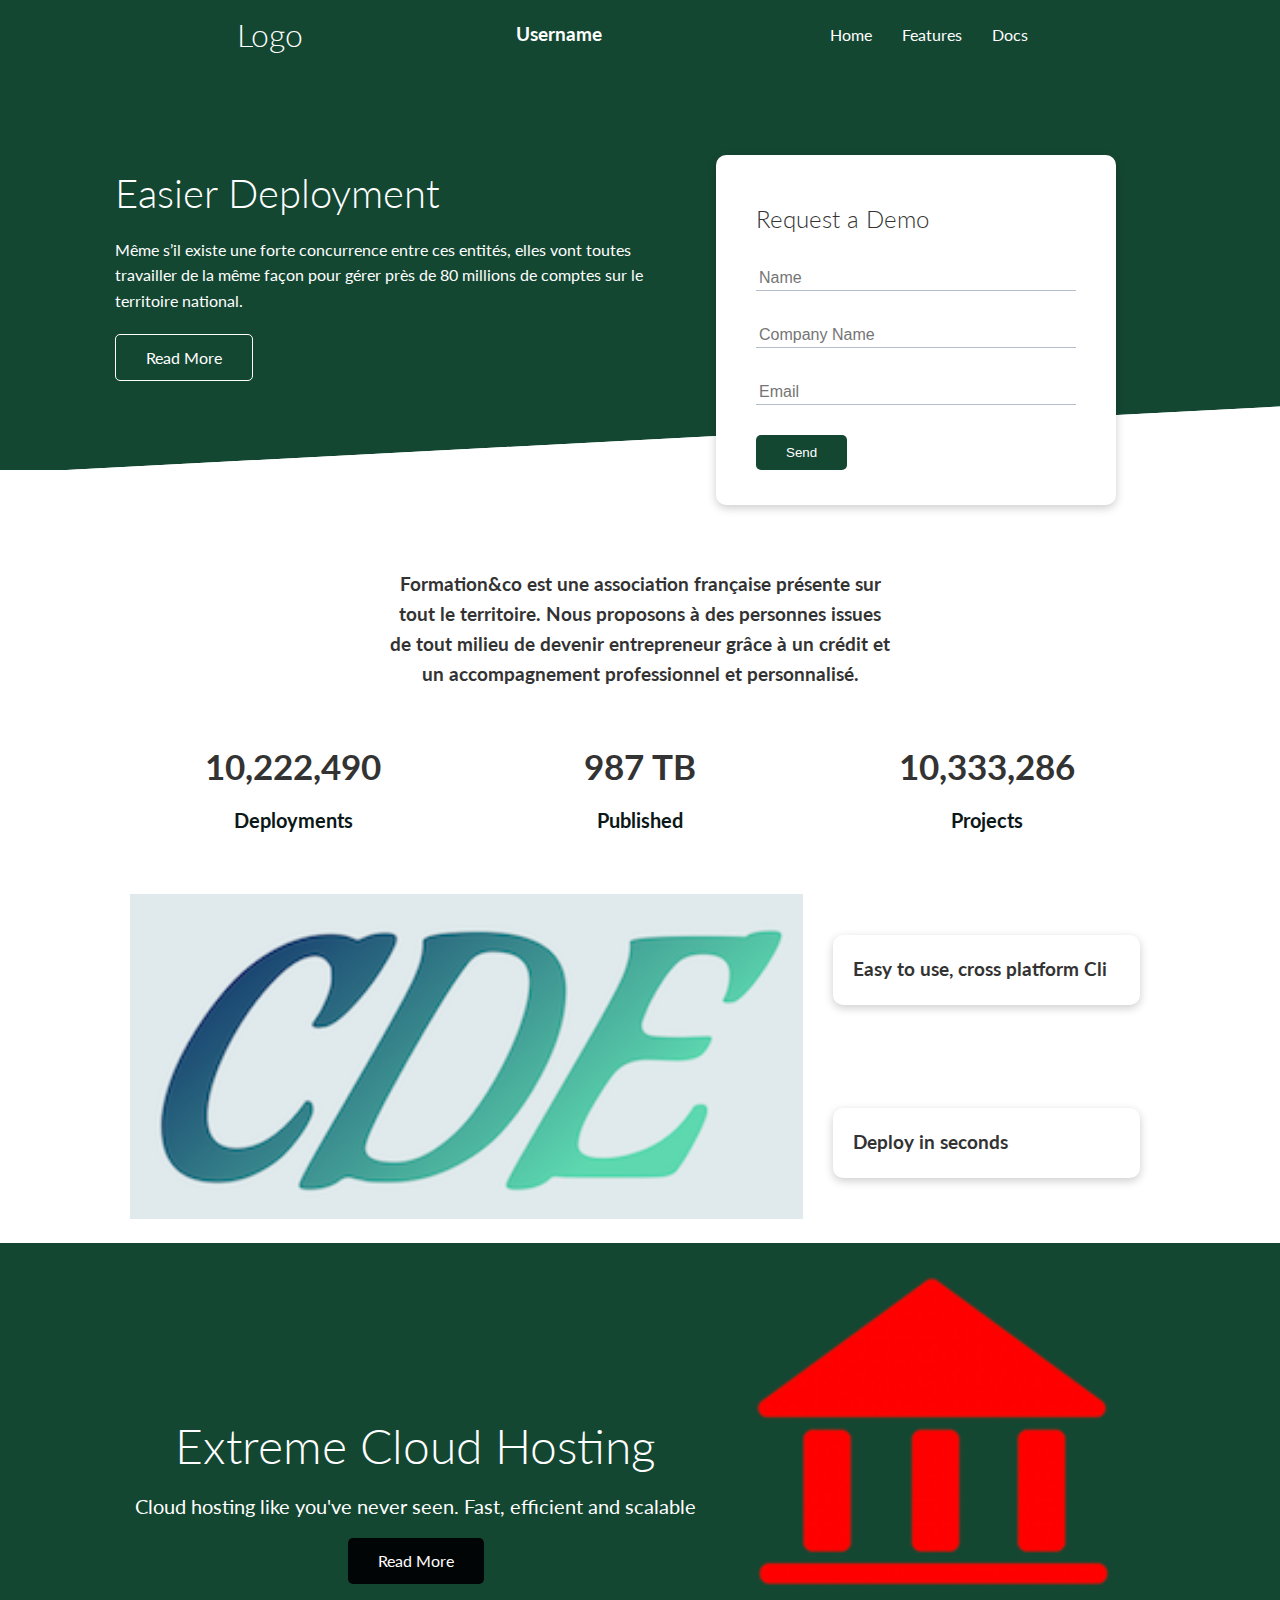
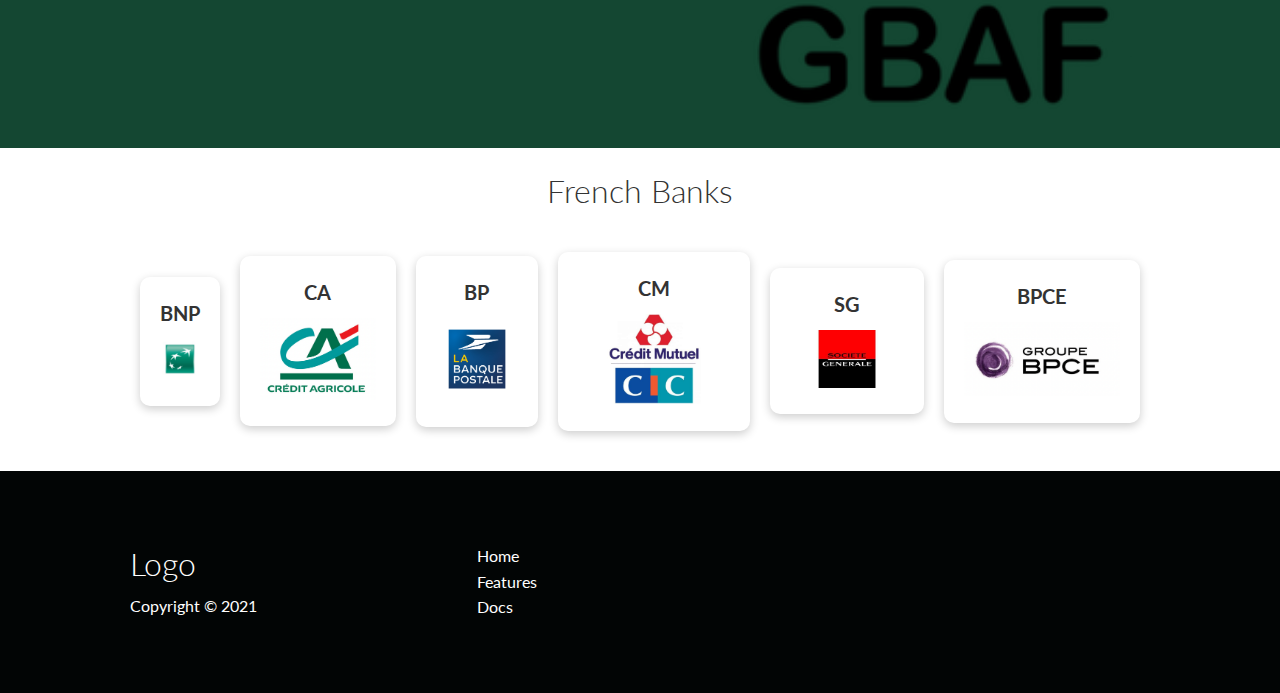
<file: index.html>
<!DOCTYPE html>
<html lang="en">

<head>
    <meta charset="UTF-8">
    <meta http-equiv="X-UA-Compatible" content="IE=edge">
    <meta name="viewport" content="width=device-width, initial-scale=1.0">
    <link rel="stylesheet" href="https://cdnjs.cloudflare.com/ajax/libs/font-awesome/5.15.3/css/all.min.css" integrity="sha512-iBBXm8fW90+nuLcSKlbmrPcLa0OT92xO1BIsZ+ywDWZCvqsWgccV3gFoRBv0z+8dLJgyAHIhR35VZc2oM/gI1w==" crossorigin="anonymous" />
    <link rel="stylesheet" href="utilities.css">
    <link rel="stylesheet" href="css/style.css">
    <title>Learn css From Traversy</title>
</head>

<body>
    <!-- Navbar -->
    <div class="navbar">
        <div class="container flex">
            <h1 class="logo">
                Logo
            </h1>
            <h3>Username</h3>
            <nav>
                <ul>
                    <li>
                        <a href="index.html">Home</a>
                    </li>
                    <li>
                        <a href="features.html">Features</a>
                    </li>
                    <li>
                        <a href="docs.html">Docs</a>
                    </li>
                </ul>
            </nav>
        </div>
    </div>
    <!-- Showcase -->
    <section class="showcase">
        <div class="container grid">
            <div class="showcase-text">
                <h1>Easier Deployment</h1>
                <p>
                    Même s’il existe une forte concurrence entre ces entités, elles vont toutes travailler de la même façon pour gérer près de 80 millions de comptes sur le territoire national.
                </p>
                <a href="features.html" class="btn btn-outline">Read More</a>
            </div>
            <div class="showcase-form card">
                <form>
                    <h2>Request a Demo</h2>
                    <div class="form-control">
                        <input type="text" name="name" placeholder="Name" required>
                    </div>
                    <div class="form-control">
                        <input type="text" name="company" placeholder="Company Name" required>
                    </div>
                    <div class="form-control">
                        <input type="email" name="email" placeholder="Email" required>
                    </div>
                    <input type="submit" value="Send" class="btn btn-primary">
                </form>
            </div>
        </div>
    </section>
    <!-- Stats -->
    <section class="stats">
        <div class="container">
            <h3 class="stats-heading text-center my-1">
                Formation&co est une association française présente sur tout le territoire. Nous proposons à des personnes issues de tout milieu de devenir entrepreneur grâce à un crédit et un accompagnement professionnel et personnalisé.
            </h3>
            <div class="grid grid-3 text-center my-4">
                <div>
                    <i class="fas fa-server fa-3x"></i>
                    <h3>10,222,490</h3>
                    <p class="text-secondary">Deployments</p>
                </div>
                <div>
                    <i class="fas fa-upload fa-3x"></i>
                    <h3>987 TB</h3>
                    <p class="text-secondary">Published</p>
                </div>
                <div>
                    <i class="fas fa-project-diagram fa-3x"></i>
                    <h3>10,333,286</h3>
                    <p class="text-secondary">Projects</p>
                </div>
            </div>
        </div>
    </section>
    <!-- Cli -->
    <section class="cli">
        <div class="container grid">
            <img src="images/CDE.png" alt="">
            <div class="card">
                <h3>Easy to use, cross platform Cli</h3>
            </div>
            <div class="card">
                <h3>Deploy in seconds</h3>
            </div>
        </div>
    </section>
    <!-- Cloud -->
    <section class="cloud bg-primary my-2 py-2">
        <div class="container grid">
            <div class="text-center">
                <h2 class="lg">
                    Extreme Cloud Hosting
                </h2>
                <p class="lead my-1">Cloud hosting like you've never seen. Fast, efficient and scalable</p>
                <a href="features.html" class="btn btn-dark">Read More</a>
            </div>
            <img src="images/logo_gbaf.png" alt="">
        </div>
    </section>
    <!-- Banks -->
    <section class="banks">
        <h2 class="md text-center my-2">
            French Banks
        </h2>
        <div class="container flex">
            <div class="card">
                <h4>BNP</h4>
                <img src="images/BNP.jpeg" alt="">
            </div>
            <div class="card">
                <h4>CA</h4>
                <img src="images/ca.png" alt="">
            </div>
            <div class="card">
                <h4>BP</h4>
                <img src="images/bp.png" alt="">
            </div>
            <div class="card">
                <h4>CM</h4>
                <img src="images/cm.jpeg" alt="">
            </div>
            <div class="card">
                <h4>SG</h4>
                <img src="images/sg.jpeg" alt="">
            </div>
            <div class="card">
                <h4>BPCE</h4>
                <img src="images/BPCE.png" alt="">
            </div>
        </div>
    </section>
    <!-- Footer -->
    <footer class="footer bg-dark py-5">
        <div class="container grid grid-3">
            <div>
                <h1>Logo</h1>
                <p>Copyright &copy; 2021</p>
            </div>
            <nav>
                <ul>
                    <li><a href="index.html">Home</a></li>
                    <li><a href="features.html">Features</a></li>
                    <li><a href="docs.html">Docs</a></li>
                </ul>
            </nav>
            <div class="social">
                <a href="#"><i class="fab fa-github fa-2x"></i></a>
                <a href="#"><i class="fab fa-facebook fa-2x"></i></a>
                <a href="#"><i class="fab fa-instagram fa-2x"></i></a>
                <a href="#"><i class="fab fa-twitter fa-2x"></i></a>
            </div>
        </div>
    </footer>
</body>

</html>
</file>
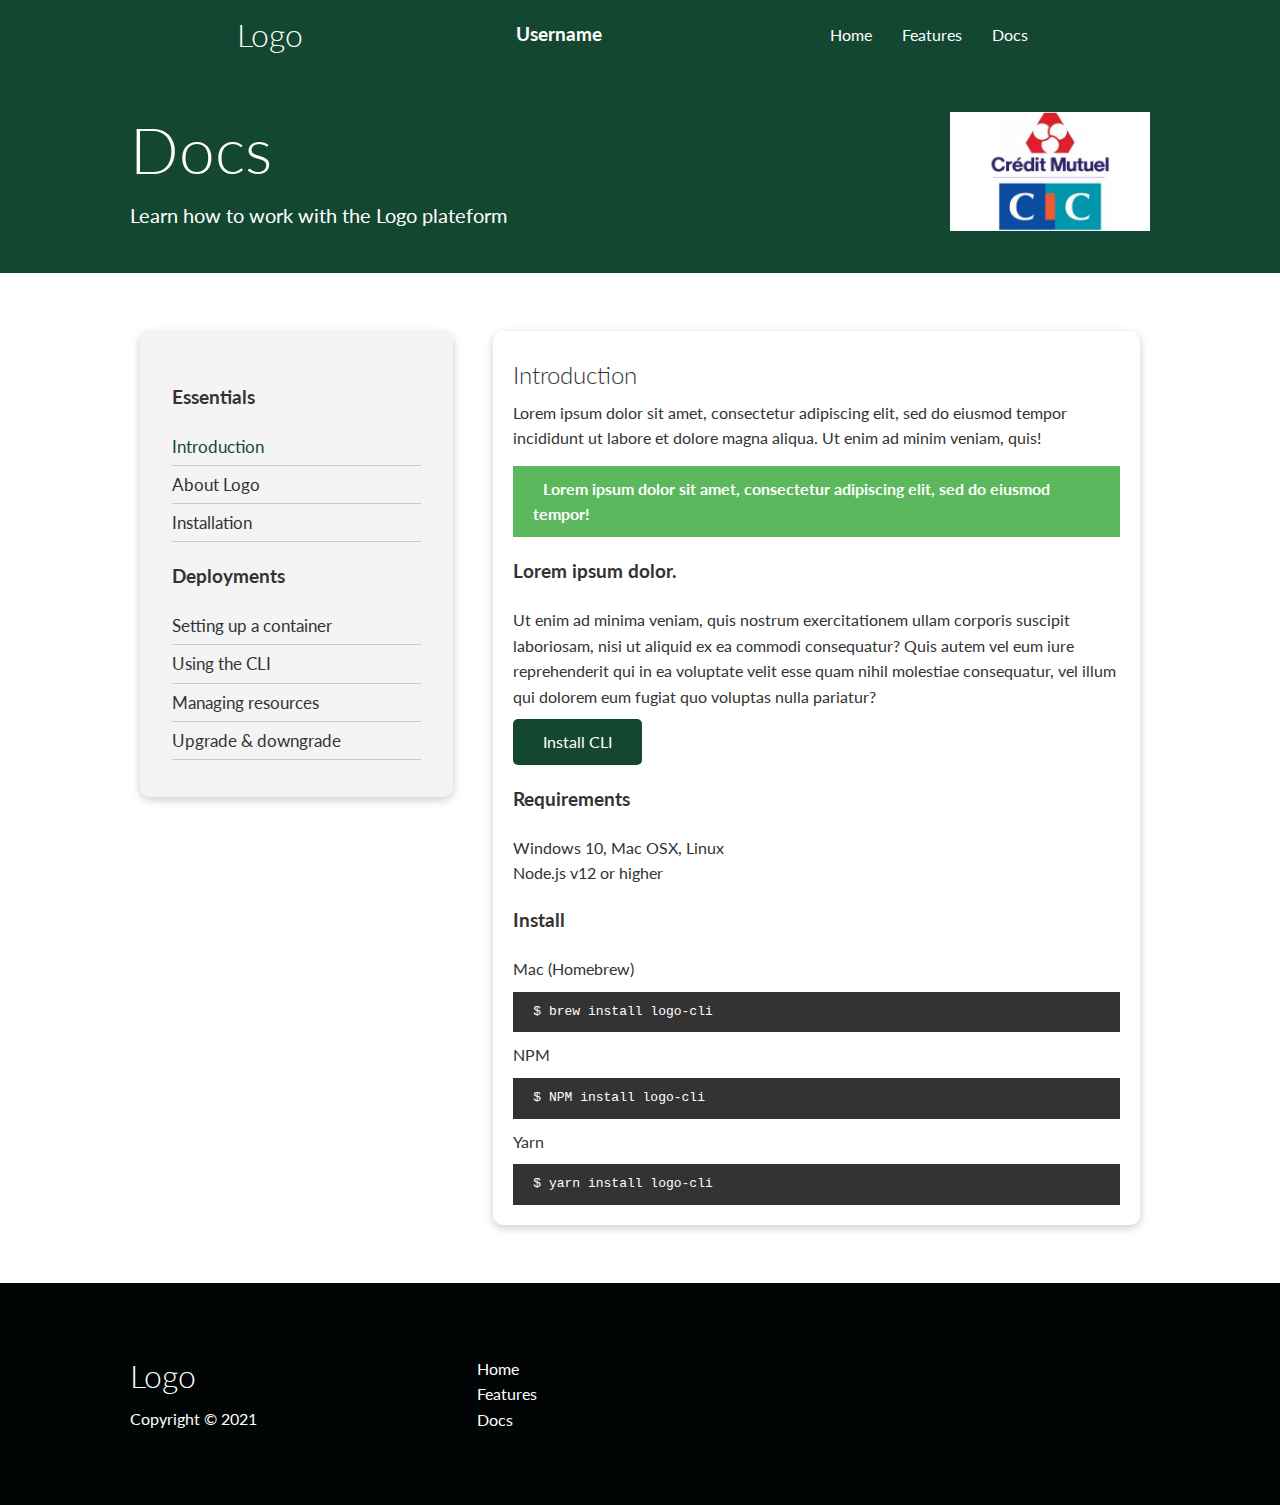
<file: docs.html>
<!DOCTYPE html>
<html lang="en">

<head>
    <meta charset="UTF-8">
    <meta http-equiv="X-UA-Compatible" content="IE=edge">
    <meta name="viewport" content="width=device-width, initial-scale=1.0">
    <link rel="stylesheet" href="https://cdnjs.cloudflare.com/ajax/libs/font-awesome/5.15.3/css/all.min.css" integrity="sha512-iBBXm8fW90+nuLcSKlbmrPcLa0OT92xO1BIsZ+ywDWZCvqsWgccV3gFoRBv0z+8dLJgyAHIhR35VZc2oM/gI1w==" crossorigin="anonymous" />
    <link rel="stylesheet" href="utilities.css">
    <link rel="stylesheet" href="css/style.css">
    <title>Learn css From Traversy</title>
</head>

<body>
    <!-- Navbar -->
    <div class="navbar">
        <div class="container flex">
            <h1 class="logo">
                Logo
            </h1>
            <h3>Username</h3>
            <nav>
                <ul>
                    <li>
                        <a href="index.html">Home</a>
                    </li>
                    <li>
                        <a href="features.html">Features</a>
                    </li>
                    <li>
                        <a href="docs.html">Docs</a>
                    </li>
                </ul>
            </nav>
        </div>
    </div>
    <!-- Head -->
    <section class="docs-head bg-primary py-3">
        <div class="container grid">
            <div>
                <h1 class="xl">Docs</h1>
                <p class="lead">
                    Learn how to work with the Logo plateform
                </p>
            </div>
            <img src="images/cm.jpeg" alt="" class="image-keep-ratio">
        </div>
    </section>

    <!-- Docs Main -->
    <section class="docs-main my-4">
        <div class="container grid">
            <div class="card bg-light p-3">
                <h3 class="my-2">
                    Essentials
                </h3>
                <nav>
                    <ul>
                        <li><a class="text-primary" href="#">Introduction</a></li>
                        <li><a href="#">About Logo</a></li>
                        <li><a href="#">Installation</a></li>
                    </ul>
                </nav>
                <h3 class="my-2">
                    Deployments
                </h3>
                <nav>
                    <ul>
                        <li><a href="#">Setting up a container</a></li>
                        <li><a href="#">Using the CLI</a></li>
                        <li><a href="#">Managing resources</a></li>
                        <li><a href="#">Upgrade & downgrade</a></li>
                    </ul>
                </nav>
            </div>
            <div class="card">
                <h2>Introduction</h2>
                <p>Lorem ipsum dolor sit amet, consectetur adipiscing elit, sed do eiusmod tempor incididunt ut labore et dolore magna aliqua. Ut enim ad minim veniam, quis!</p>

                <div class="alert alert-success">
                    <i class="fas fa-info"></i> Lorem ipsum dolor sit amet, consectetur adipiscing elit, sed do eiusmod tempor!
                </div>

                <h3>Lorem ipsum dolor.</h3>
                <p>Ut enim ad minima veniam, quis nostrum exercitationem ullam corporis suscipit laboriosam, nisi ut aliquid ex ea commodi consequatur? Quis autem vel eum iure reprehenderit qui in ea voluptate velit esse quam nihil molestiae consequatur,
                    vel illum qui dolorem eum fugiat quo voluptas nulla pariatur?</p>
                <a href="#" class="btn btn-primary">Install CLI</a>

                <h3>Requirements</h3>
                <ul>
                    <li>Windows 10, Mac OSX, Linux</li>
                    <li>Node.js v12 or higher</li>
                </ul>

                <h3>Install</h3>
                <p>Mac (Homebrew)</p>
                <!-- How to mark up code in HTML -->
                <pre><code>$ brew install logo-cli</code></pre>
                <p>NPM</p>
                <pre><code>$ NPM install logo-cli</code></pre>
                <p>Yarn</p>
                <pre><code>$ yarn install logo-cli</code></pre>
            </div>
        </div>
    </section>

    <!-- Footer -->
    <footer class="footer bg-dark py-5">
        <div class="container grid grid-3">
            <div>
                <h1>Logo</h1>
                <p>Copyright &copy; 2021</p>
            </div>
            <nav>
                <ul>
                    <li><a href="index.html">Home</a></li>
                    <li><a href="features.html">Features</a></li>
                    <li><a href="docs.html">Docs</a></li>
                </ul>
            </nav>
            <div class="social">
                <a href="#"><i class="fab fa-github fa-2x"></i></a>
                <a href="#"><i class="fab fa-facebook fa-2x"></i></a>
                <a href="#"><i class="fab fa-instagram fa-2x"></i></a>
                <a href="#"><i class="fab fa-twitter fa-2x"></i></a>
            </div>
        </div>
    </footer>
</body>

</html>
</file>
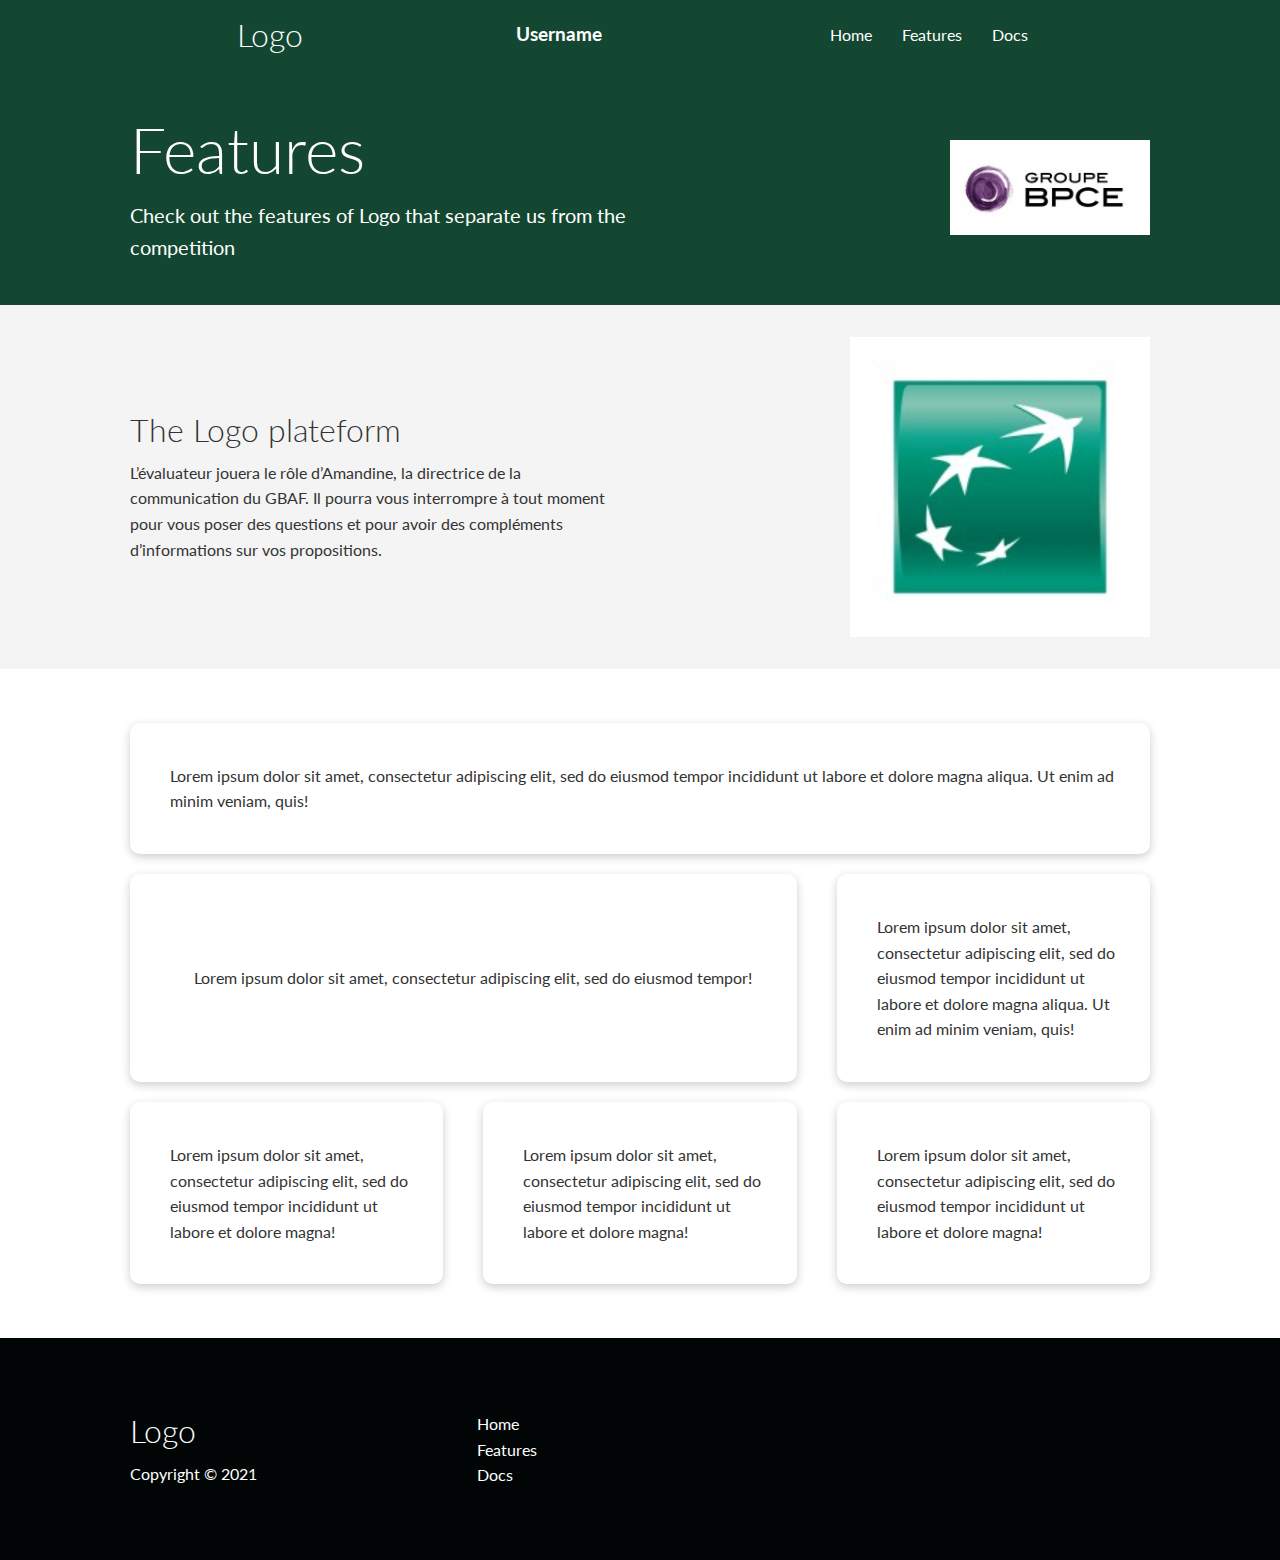
<file: features.html>
<!DOCTYPE html>
<html lang="en">

<head>
    <meta charset="UTF-8">
    <meta http-equiv="X-UA-Compatible" content="IE=edge">
    <meta name="viewport" content="width=device-width, initial-scale=1.0">
    <link rel="stylesheet" href="https://cdnjs.cloudflare.com/ajax/libs/font-awesome/5.15.3/css/all.min.css" integrity="sha512-iBBXm8fW90+nuLcSKlbmrPcLa0OT92xO1BIsZ+ywDWZCvqsWgccV3gFoRBv0z+8dLJgyAHIhR35VZc2oM/gI1w==" crossorigin="anonymous" />
    <link rel="stylesheet" href="utilities.css">
    <link rel="stylesheet" href="css/style.css">
    <title>Learn css From Traversy</title>
</head>

<body>
    <!-- Navbar -->
    <div class="navbar">
        <div class="container flex">
            <h1 class="logo">
                Logo
            </h1>
            <h3>Username</h3>
            <nav>
                <ul>
                    <li>
                        <a href="index.html">Home</a>
                    </li>
                    <li>
                        <a href="features.html">Features</a>
                    </li>
                    <li>
                        <a href="docs.html">Docs</a>
                    </li>
                </ul>
            </nav>
        </div>
    </div>
    <!-- Head -->
    <section class="features-head bg-primary py-3">
        <div class="container grid">
            <div>
                <h1 class="xl">Features</h1>
                <p class="lead">
                    Check out the features of Logo that separate us from the competition
                </p>
            </div>
            <img src="images/BPCE.png" alt="" class="image-keep-ratio">
        </div>
    </section>

    <!-- Sub head -->
    <section class="features-sub-head bg-light py-3">
        <div class="container grid">
            <div>
                <h1 class="md">The Logo plateform</h1>
                <p>
                    L’évaluateur jouera le rôle d’Amandine, la directrice de la communication du GBAF. Il pourra vous interrompre à tout moment pour vous poser des questions et pour avoir des compléments d’informations sur vos propositions.
                </p>
            </div>
            <img src="images/BNP.jpeg" alt="" class="image-keep-ratio">
        </div>
    </section>

    <section class="features-main my-2">
        <div class="container grid grid-3">
            <div class="card flex">
                <i class="fas fa-server fa-3x"></i>
                <p>
                    Lorem ipsum dolor sit amet, consectetur adipiscing elit, sed do eiusmod tempor incididunt ut labore et dolore magna aliqua. Ut enim ad minim veniam, quis!
                </p>
            </div>
            <div class="card flex">
                <i class="fas fa-database fa-3x"></i>
                <p>
                    Lorem ipsum dolor sit amet, consectetur adipiscing elit, sed do eiusmod tempor!
                </p>
            </div>
            <div class="card flex">
                <i class="fas fa-power-off fa-3x"></i>
                <p>
                    Lorem ipsum dolor sit amet, consectetur adipiscing elit, sed do eiusmod tempor incididunt ut labore et dolore magna aliqua. Ut enim ad minim veniam, quis!
                </p>
            </div>
            <div class="card flex">
                <i class="fas fa-upload fa-3x"></i>
                <p>
                    Lorem ipsum dolor sit amet, consectetur adipiscing elit, sed do eiusmod tempor incididunt ut labore et dolore magna!
                </p>
            </div>
            <div class="card flex">
                <i class="fas fa-laptop-code fa-3x"></i>
                <p>
                    Lorem ipsum dolor sit amet, consectetur adipiscing elit, sed do eiusmod tempor incididunt ut labore et dolore magna!
                </p>
            </div>
            <div class="card flex">
                <i class="fas fa-file-archive fa-3x"></i>
                <p>
                    Lorem ipsum dolor sit amet, consectetur adipiscing elit, sed do eiusmod tempor incididunt ut labore et dolore magna!
                </p>
            </div>
        </div>
    </section>

    <!-- Footer -->
    <footer class="footer bg-dark py-5">
        <div class="container grid grid-3">
            <div>
                <h1>Logo</h1>
                <p>Copyright &copy; 2021</p>
            </div>
            <nav>
                <ul>
                    <li><a href="index.html">Home</a></li>
                    <li><a href="features.html">Features</a></li>
                    <li><a href="docs.html">Docs</a></li>
                </ul>
            </nav>
            <div class="social">
                <a href="#"><i class="fab fa-github fa-2x"></i></a>
                <a href="#"><i class="fab fa-facebook fa-2x"></i></a>
                <a href="#"><i class="fab fa-instagram fa-2x"></i></a>
                <a href="#"><i class="fab fa-twitter fa-2x"></i></a>
            </div>
        </div>
    </footer>
</body>

</html>
</file>
<file: utilities.css>
/* Classes can be re-used */

.container {
    /* Keep navbar items focus in the middle */
    max-width: 1100px;
    margin: 0 auto;
    /* This is to digest the 10px margin top by h1*/
    overflow: auto;
    padding: 0 40px;
}

.card {
    background-color: #fff;
    border-radius: 10px;
    box-shadow: 0 3px 10px 0 rgba(0, 0, 0, 0.2);
    /* horizontal, vertical, blur, color */
    padding: 20px;
    margin: 10px;
}

.btn {
    display: inline-block;
    padding: 10px 30px;
    cursor: pointer;
    background: var(--primary-color);
    color: #fff;
    border: none;
    border-radius: 5px;
}

.btn-outline {
    background-color: transparent;
    border: 1px #fff solid;
}

.btn:hover {
    transform: scale(0.98);
}


/* Background & colored buttons */

.bg-primary,
.btn-primary {
    background-color: var(--primary-color);
    color: #fff;
}

.bg-secondary,
.btn-secondary {
    background-color: var(--secondary-color);
    color: #fff;
}

.bg-dark,
.btn-dark {
    background-color: var(--dark-color);
    color: #fff;
}

.bg-light,
.btn-light {
    background-color: var(--light-color);
    color: #333;
}

.bg-primary a,
.btn-primary a,
.bg-secondary a,
.btn-secondary a,
.bg-dark a,
.btn-dark a {
    color: #fff;
}


/* Text colors */

.text-primary {
    color: var(--primary-color);
}

.text-secondary {
    color: var(--secondary-color);
}

.text-dark {
    color: var(--dark-color);
}

.text-light {
    color: var(--light-color);
}


/* Text sizes */

.lead {
    font-size: 20px;
}

.sm {
    font-size: 1rem;
}

.md {
    font-size: 2rem;
}

.lg {
    font-size: 3rem;
}

.xl {
    font-size: 4rem;
}

.text-center {
    text-align: center;
}


/* Alert */

.alert {
    background-color: var(--light-color);
    padding: 10px 20px;
    font-weight: bold;
    margin: 15px 0;
}

.alert i {
    margin-right: 10px;
}

.alert-success {
    background-color: var(--success-color);
    color: #fff;
}

.alert-error {
    background-color: var(--error-color);
    color: #fff;
}

.flex {
    display: flex;
    justify-content: center;
    align-items: center;
    height: 100%;
}

.grid {
    display: grid;
    /* Use px/percentage/fractions for how widely you want */
    grid-template-columns: 1fr 1fr;
    /* = repeat(2, 1fr) ->repeat twice 1fr*/
    /* 切割法， 这一行要切几块 */
    gap: 20px;
    /* space between the grid */
    justify-content: center;
    align-items: center;
    height: 100%;
    /* 100% is 400px as the height of showcase */
}

.grid-3 {
    grid-template-columns: repeat(3, 1fr);
}

.image-keep-ratio {
    object-fit: cover;
}


/* Margin */

.my-1 {
    margin: 1rem 0;
    /* 1rem=16px*1 */
}

.my-2 {
    margin: 1.5rem 0;
}

.my-3 {
    margin: 2rem 0;
}

.my-4 {
    margin: 3rem 0;
}

.my-5 {
    margin: 4rem 0;
}

.m-1 {
    margin: 1rem;
    /* 1rem=16px*1 */
}

.m-2 {
    margin: 1.5rem;
}

.m-3 {
    margin: 2rem;
}

.m-4 {
    margin: 3rem;
}

.m-5 {
    margin: 4rem;
}


/* Padding */

.py-1 {
    padding: 1rem 0;
    /* 1rem=16px*1 */
}

.py-2 {
    padding: 1.5rem 0;
}

.py-3 {
    padding: 2rem 0;
}

.py-4 {
    padding: 3rem 0;
}

.py-5 {
    padding: 4rem 0;
}

.p-1 {
    padding: 1rem;
    /* 1rem=16px*1 */
}

.p-2 {
    padding: 1.5rem;
}

.p-3 {
    padding: 2rem;
}

.p-4 {
    padding: 3rem;
}

.p-5 {
    padding: 4rem;
}
</file>
<file: css/style.css>
@import url('https://fonts.googleapis.com/css2?family=Lato:wght@300&display=swap');

/* root scope */

:root {
    --primary-color: rgb(20, 71, 50);
    --secondary-color: rgb(12, 24, 24);
    --dark-color: rgb(2, 5, 5);
    --light-color: #f4f4f4;
    --success-color: #5cb85c;
    --error-color: #d9534f;
}

* {
    box-sizing: border-box;
    padding: 0;
    margin: 0;
}

body {
    font-family: 'Lato', sans-serif;
    color: #333;
    /* stratch every line larger */
    line-height: 1.6;
}

ul {
    list-style-type: none;
}

a {
    text-decoration: none;
    color: #333;
}

h1,
h2 {
    font-weight: 300;
    line-height: 1.2;
    margin: 10px 0;
}

p {
    margin: 10px 0;
}

img {
    width: 100%;
}

code,
pre {
    background: #333;
    color: #fff;
    padding: 10px;
}


/* Navbar styling */

.navbar {
    background-color: var(--primary-color);
    color: #fff;
    height: 70px;
}

.navbar ul {
    display: flex;
}

.navbar a {
    color: #fff;
    padding: 10px;
    margin: 0 5px;
}

.navbar a:hover {
    border-bottom: 2px solid #fff;
}

.navbar .flex {
    justify-content: space-around;
}


/* Showcase */

.showcase {
    height: 400px;
    background-color: var(--primary-color);
    color: #fff;
    /* if we want to put something inside as absolute */
    position: relative;
}

.showcase h1 {
    font-size: 40px;
}

.showcase h2 {
    color: #333;
}

.showcase p {
    margin: 20px 0;
}

.showcase .grid {
    /* If the element is over flowing, make it visible */
    overflow: visible;
    grid-template-columns: 55% 45%;
    gap: 30px;
}

.showcase-form {
    /* To use top/bottom property, you need to put position first */
    position: relative;
    /* Push things down 60px */
    top: 60px;
    height: 350px;
    width: 400px;
    padding: 40px;
    z-index: 100;
    animation: slideInFromRight 1s ease-in;
}

.showcase-text {
    animation: slideInFromLeft 1s ease-in;
}

.showcase-form .form-control {
    margin: 30px 0;
}

.showcase-form input[type="text"],
.showcase-form input[type="email"] {
    border: 0;
    border-bottom: 1px solid #b4becb;
    width: 100%;
    padding: 3px;
    font-size: 16px;
}

.showcase-form input:focus {
    outline: none;
}


/* Create a white line rise to up -3deg */

.showcase::before,
.showcase::after {
    content: '';
    position: absolute;
    height: 100px;
    bottom: -70px;
    right: 0;
    left: 0;
    background: #fff;
    transform: skewY(-3deg);
    -webkit-transform: skewY(-3deg);
    -moz-transform: skewY(-3deg);
    -ms-transform: skewY(-3deg);
}


/* Stats */

.stats {
    padding-top: 100px;
    animation: slideInFromBottom 1s ease-in;
}

.stats-heading {
    max-width: 500px;
    margin: auto;
}

.stats .grid h3 {
    font-size: 35px;
}

.stats .grid p {
    font-size: 20px;
    font-weight: bold;
}

.cli .grid {
    grid-template-columns: repeat(3, 1fr);
    grid-template-rows: repeat(2, 1fr);
}


/* `> *:` Everything that is the first child */

.cli .grid>*:first-child {
    /* Create 2 columns and 2 rows for img */
    grid-column: 1 / span 2;
    grid-row: 1 / span 2;
}


/* Cloud */

.cloud .grid {
    grid-template-columns: 4fr 3fr;
}


/* Banks */


/* .banks .flex {
    flex-wrap: wrap;
} */

.banks .card {
    text-align: center;
    margin: 18px 10px 40px;
    /* Make the .card:hover transform more smoothly */
    transition: transform 0.2s ease-in;
}

.banks .card h4 {
    font-size: 20px;
    margin-bottom: 10px;
}

.banks .card:hover {
    /* up 15px when the mouse touch */
    transform: translateY(-15px);
}


/* Features */

.features-head img,
.docs-head img {
    width: 200px;
    /* Push the img to the right end */
    justify-self: flex-end;
}

.features-sub-head img {
    width: 300px;
    justify-self: flex-end;
}


/* Features cards */


/* Target the `icon` in `card` by `> i` */

.features-main .card>i {
    margin-right: 20px;
}

.features-main .grid {
    padding: 30px;
}


/* 六宫格里，How to let the first grid take all the 3 places */

.features-main .grid>*:first-child {
    grid-column: 1 / span 3;
}


/* How to let the second grid take 2 places out of 3 */

.features-main .grid>*:nth-child(2) {
    grid-column: 1 / span 2;
}


/* Docs */

.docs-main h3 {
    margin: 20px 0;
}

.docs-main .grid {
    grid-template-columns: 1fr 2fr;
    align-items: flex-start;
}

.docs-main nav li {
    font-size: 17px;
    padding-bottom: 5px;
    margin-bottom: 5px;
    border-bottom: 1px solid #ccc;
}

.docs-main a:hover {
    font-weight: bold;
}


/* Footer */

.footer .social a {
    margin: 0 10px;
}


/* Animations */

@keyframes slideInFromLeft {
    /* Start off the screen left */
    0% {
        transform: translateX(-100%);
    }
    /* End at it's normal place */
    100% {
        transform: translateX(0);
    }
}

@keyframes slideInFromRight {
    /* Start */
    0% {
        transform: translateX(100%);
    }
    /* End */
    100% {
        transform: translateX(0);
    }
}

@keyframes slideInFromTop {
    /* Start */
    0% {
        transform: translateY(-100%);
    }
    /* End */
    100% {
        transform: translateX(0);
    }
}

@keyframes slideInFromBottom {
    /* Start */
    0% {
        transform: translateY(100%);
    }
    /* End */
    100% {
        transform: translateX(0);
    }
}


/* Tablets and under */

@media(max-width: 768px) {
    /* Make all the grids to be 1 column and 1 row */
    .grid,
    .showcase .grid,
    .stats .grid,
    .cli .grid,
    .cloud .grid,
    .features-main .grid,
    .docs-main .grid {
        grid-template-columns: 1fr;
        grid-template-rows: 1fr;
    }
    .showcase {
        height: auto;
    }
    .showcase-text {
        text-align: center;
        margin-top: 40px;
        animation: slideInFromTop 1s ease-in;
    }
    .showcase-form {
        justify-self: center;
        margin: auto;
        animation: slideInFromBottom 1s ease-in;
    }
    .cli .grid>*:first-child {
        /* Create 2 columns and 2 rows for img */
        grid-column: 1;
        grid-row: 1;
    }
    .features-head,
    .features-sub-head,
    .docs-head {
        text-align: center;
    }
    .features-head img,
    .features-sub-head img,
    .docs-head img {
        justify-self: center;
    }
    /* `>*:first-child` Any element that is the first child */
    .features-main .grid>*:first-child,
    .features-main .grid>*:nth-child(2) {
        grid-column: 1;
    }
}


/* Mobile */

@media(max-width: 500px) {
    .navbar {
        height: 150px;
    }
    .navbar .flex {
        flex-direction: column;
    }
    .navbar ul {
        padding: 20px;
        background-color: rgba(0, 0, 0, 0.1);
    }
}
</file>
